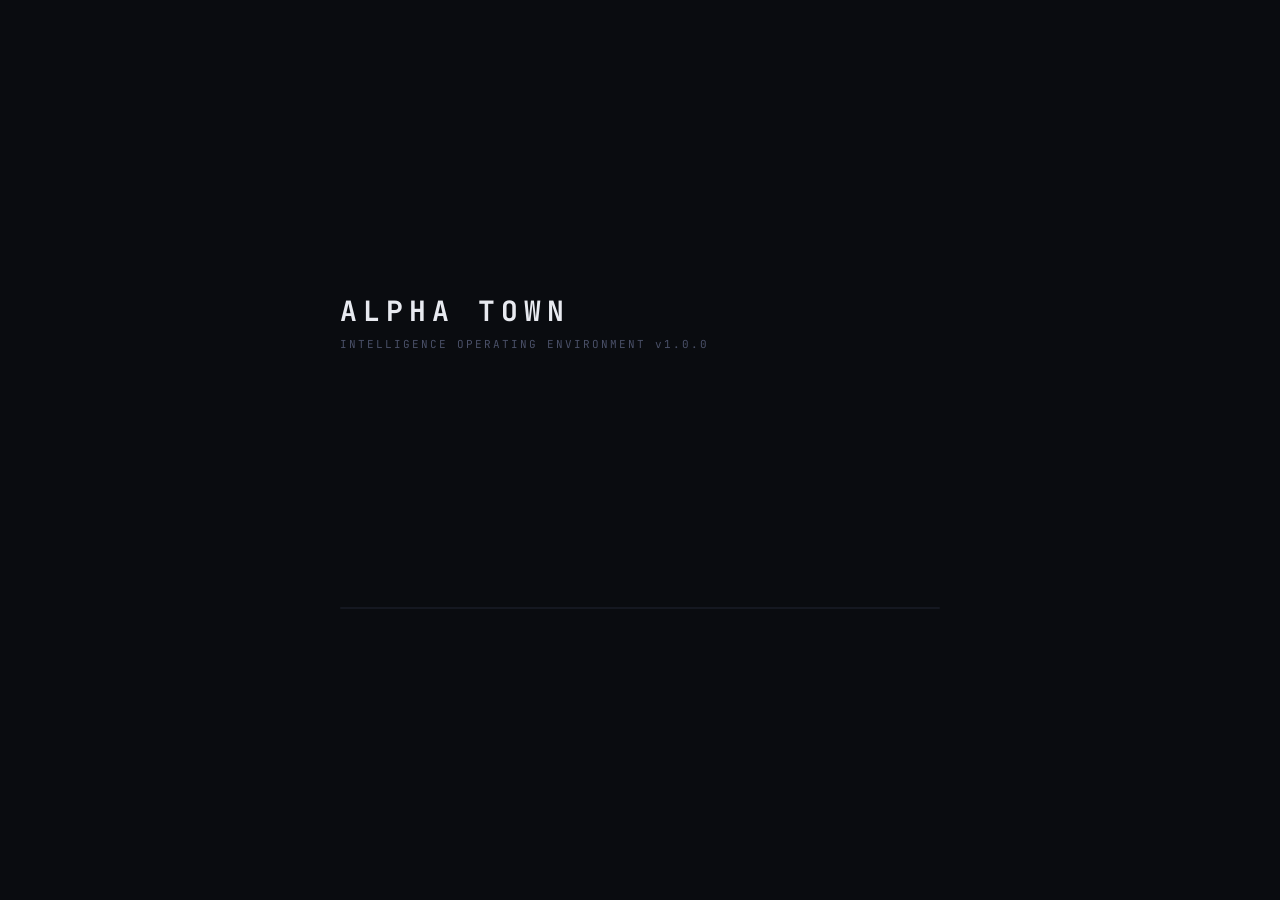
<file: index.html>
<!DOCTYPE html>
<html lang="en">
<head>
    <meta charset="UTF-8">
    <meta name="viewport" content="width=device-width, initial-scale=1.0">
    <title>Alpha Town — Intelligence Operating Environment</title>
    <link rel="preconnect" href="https://fonts.googleapis.com">
    <link href="https://fonts.googleapis.com/css2?family=JetBrains+Mono:wght@300;400;500;600;700&family=Inter:wght@300;400;500;600;700;800&display=swap" rel="stylesheet">
    <link rel="stylesheet" href="city.css">
    <style>
        /* Feed card styles — inline so they work even if city.css has gaps */
        .signal-card {
            background: #080f1a;
            border: 1px solid #0d1f30;
            border-radius: 6px;
            padding: 14px 16px;
            margin-bottom: 10px;
            cursor: pointer;
            transition: border-color 0.2s, background 0.2s;
            position: relative;
        }
        .signal-card:hover { border-color: #1a3a50; background: #0a1520; }
        .signal-card.type-alert { border-left: 3px solid #ff3333; }
        .signal-card.type-breakthrough { border-left: 3px solid #aa66ff; }
        .signal-card.type-opportunity { border-left: 3px solid #44ff88; }
        .signal-card.type-signal { border-left: 3px solid #00a8ff; }

        .card-header { display: flex; align-items: center; gap: 8px; margin-bottom: 8px; }
        .card-agent {
            font-family: 'JetBrains Mono', monospace;
            font-size: 10px;
            font-weight: 600;
            letter-spacing: 0.1em;
            padding: 2px 7px;
            border-radius: 3px;
            background: #0d1f30;
        }
        .card-type {
            font-family: 'JetBrains Mono', monospace;
            font-size: 9px;
            letter-spacing: 0.15em;
            padding: 2px 6px;
            border-radius: 3px;
            text-transform: uppercase;
            opacity: 0.7;
        }
        .type-alert .card-type { color: #ff3333; background: rgba(255,51,51,0.1); }
        .type-breakthrough .card-type { color: #aa66ff; background: rgba(170,102,255,0.1); }
        .type-opportunity .card-type { color: #44ff88; background: rgba(68,255,136,0.1); }
        .type-signal .card-type { color: #00a8ff; background: rgba(0,168,255,0.1); }

        .card-body {
            font-size: 13px;
            color: #8ba8c0;
            line-height: 1.55;
            margin-bottom: 10px;
        }
        .card-footer {
            display: flex;
            align-items: center;
            gap: 10px;
            font-family: 'JetBrains Mono', monospace;
            font-size: 9px;
            color: #2a4060;
        }
        .conf-bar {
            flex: 1;
            height: 2px;
            background: #0d1f30;
            border-radius: 1px;
            overflow: hidden;
        }
        .conf-fill { height: 100%; border-radius: 1px; }
        .conf-high { background: #44ff88; }
        .conf-mid  { background: #ffaa00; }
        .conf-low  { background: #ff6633; }

        .card-tags {
            display: flex; flex-wrap: wrap; gap: 4px; margin-top: 8px;
        }
        .tag {
            font-family: 'JetBrains Mono', monospace;
            font-size: 8px;
            padding: 1px 5px;
            background: #0a1828;
            border: 1px solid #0d2030;
            border-radius: 2px;
            color: #2a4060;
        }

        /* Expanded card detail */
        .card-detail { display: none; margin-top: 10px; border-top: 1px solid #0d1f30; padding-top: 10px; }
        .card-detail.open { display: block; }
        .detail-section { margin-bottom: 10px; }
        .detail-label {
            font-family: 'JetBrains Mono', monospace;
            font-size: 9px;
            letter-spacing: 0.15em;
            color: #2a4060;
            margin-bottom: 5px;
            text-transform: uppercase;
        }
        .fact-item {
            font-size: 11px;
            color: #6a8aa0;
            padding: 3px 0;
            border-bottom: 1px solid #080f1a;
            display: flex; gap: 6px;
        }
        .fact-item::before { content: '◆'; color: #00a8ff; font-size: 7px; margin-top: 3px; flex-shrink: 0; }
        .inference-item {
            font-size: 11px;
            color: #7a6aa0;
            padding: 3px 0;
            display: flex; gap: 6px;
        }
        .inference-item::before { content: '◇'; color: #aa66ff; font-size: 7px; margin-top: 3px; flex-shrink: 0; }
        .uncertainty-box {
            font-family: 'JetBrains Mono', monospace;
            font-size: 10px;
            color: #aa6633;
            background: rgba(255,140,0,0.05);
            border: 1px solid rgba(255,140,0,0.15);
            border-radius: 3px;
            padding: 8px;
            line-height: 1.5;
        }

        /* Brief card */
        .brief-card {
            background: rgba(170,102,255,0.05);
            border: 1px solid rgba(170,102,255,0.2);
            border-radius: 6px;
            padding: 14px 16px;
            margin-bottom: 10px;
            cursor: pointer;
        }
        .brief-card:hover { border-color: rgba(170,102,255,0.4); }
        .brief-title {
            font-family: 'JetBrains Mono', monospace;
            font-size: 11px;
            color: #aa66ff;
            margin-bottom: 8px;
            line-height: 1.4;
        }
        .brief-body { font-size: 12px; color: #6a8aa0; line-height: 1.55; }
        .brief-meta {
            display: flex; gap: 10px; margin-top: 8px;
            font-family: 'JetBrains Mono', monospace;
            font-size: 9px; color: #2a4060;
        }
        .brief-score {
            padding: 2px 6px;
            background: rgba(170,102,255,0.1);
            border-radius: 2px;
            color: #aa66ff;
        }

        /* Seed button */
        .seed-btn {
            display: block; width: 100%; padding: 10px;
            background: rgba(0,168,255,0.05);
            border: 1px dashed rgba(0,168,255,0.3);
            color: #00a8ff;
            font-family: 'JetBrains Mono', monospace;
            font-size: 11px;
            border-radius: 4px;
            cursor: pointer;
            margin-bottom: 12px;
            transition: all 0.2s;
        }
        .seed-btn:hover { background: rgba(0,168,255,0.1); }

        .feed-empty-real {
            padding: 40px 20px;
            text-align: center;
            font-family: 'JetBrains Mono', monospace;
            font-size: 11px;
            color: #2a4060;
            line-height: 1.8;
        }

        /* Filter active state */
        .feed-tab.active { color: #00a8ff; border-bottom: 2px solid #00a8ff; }
    </style>
</head>
<body>

    <!-- Boot Sequence -->
    <div id="boot-screen">
        <div class="boot-content">
            <div class="boot-logo">ALPHA TOWN</div>
            <div class="boot-sub">INTELLIGENCE OPERATING ENVIRONMENT v1.0.0</div>
            <div class="boot-terminal" id="boot-terminal"></div>
            <div class="boot-progress">
                <div class="boot-bar" id="boot-bar"></div>
            </div>
        </div>
    </div>

    <!-- Main App -->
    <div id="app" style="display:none;">

        <!-- Top Bar -->
        <header class="top-bar">
            <div class="top-left">
                <div class="logo-mark">AT</div>
                <div class="logo-text">ALPHA TOWN</div>
                <div class="env-badge">PROD</div>
            </div>
            <div class="top-center">
                <div class="global-status">
                    <span class="status-dot active"></span>
                    <span class="status-text">SYSTEM ONLINE</span>
                    <span class="status-divider">|</span>
                    <span id="global-uptime">00:00:00</span>
                    <span class="status-divider">|</span>
                    <span id="global-signals">0 signals</span>
                    <span class="status-divider">|</span>
                    <span id="global-briefs">0 briefs</span>
                </div>
            </div>
            <div class="top-right">
                <div class="clock" id="clock">00:00:00 UTC</div>
                <div class="user-badge">GUEST</div>
            </div>
        </header>

        <!-- Layout -->
        <div class="main-layout">

            <!-- Left Sidebar -->
            <aside class="sidebar" id="sidebar">
                <div class="sidebar-header">
                    <span>AGENT NETWORK</span>
                    <span class="agent-count" id="agent-count">14/14</span>
                </div>
                <div class="agent-grid" id="agent-grid"></div>

                <div class="sidebar-section">
                    <div class="section-title">SYSTEM LOG</div>
                    <div class="system-log" id="system-log"></div>
                </div>
            </aside>

            <!-- Center Feed -->
            <main class="feed-area">
                <div class="feed-header">
                    <div class="feed-tabs">
                        <button class="feed-tab active" data-filter="all">ALL SIGNALS</button>
                        <button class="feed-tab" data-filter="alert">ALERTS</button>
                        <button class="feed-tab" data-filter="breakthrough">BREAKTHROUGHS</button>
                        <button class="feed-tab" data-filter="opportunity">OPPORTUNITIES</button>
                    </div>
                    <div class="feed-controls">
                        <button class="btn-icon" onclick="refreshAll()" title="Refresh">↻</button>
                    </div>
                </div>
                <div class="feed-stream" id="feed-stream">
                    <div class="feed-empty">Initializing signal receptors...</div>
                </div>
            </main>

            <!-- Right Panel -->
            <aside class="right-panel" id="right-panel">
                <div class="panel-tabs">
                    <button class="panel-tab active" data-panel="briefs">ORACLE BRIEFS</button>
                    <button class="panel-tab" data-panel="jobs">OPPORTUNITIES</button>
                </div>

                <div class="panel-content" id="panel-briefs">
                    <div class="briefs-list" id="briefs-list">
                        <div class="empty-state">
                            <div class="empty-icon">◈</div>
                            <div class="empty-title">No convergence detected</div>
                            <div class="empty-sub">Oracle monitors all agents for multi-source signal alignment</div>
                        </div>
                    </div>
                </div>

                <div class="panel-content hidden" id="panel-jobs">
                    <div class="jobs-list" id="jobs-list">
                        <div class="empty-state">
                            <div class="empty-icon">◉</div>
                            <div class="empty-title">SCOUT scanning</div>
                            <div class="empty-sub">Cross-referencing agent signals with opportunity vectors</div>
                        </div>
                    </div>
                </div>
            </aside>
        </div>

        <!-- Bottom Bar -->
        <footer class="bottom-bar">
            <div class="bottom-left">
                <span class="metric">
                    <span class="metric-label">LAST SYNC</span>
                    <span class="metric-value" id="metric-last-sync">--</span>
                </span>
                <span class="metric">
                    <span class="metric-label">AGENTS</span>
                    <span class="metric-value">14 ONLINE</span>
                </span>
            </div>
            <div class="bottom-center">
                <div class="ticker" id="ticker">
                    <span class="ticker-item">ALPHA TOWN INTELLIGENCE NETWORK — ONLINE</span>
                </div>
            </div>
            <div class="bottom-right">
                <button class="btn-trigger" onclick="window.location.href='/trigger.html'">⚡ CONTROL</button>
            </div>
        </footer>
    </div>

    <!-- Agent Detail Modal -->
    <div class="modal-overlay" id="agent-modal">
        <div class="modal">
            <div class="modal-header">
                <div class="modal-agent">
                    <div class="modal-avatar" id="modal-avatar">M</div>
                    <div>
                        <div class="modal-name" id="modal-name">MARCUS</div>
                        <div class="modal-district" id="modal-district">THE EXCHANGE</div>
                    </div>
                </div>
                <button class="modal-close" onclick="closeModal()">×</button>
            </div>
            <div class="modal-body">
                <div class="modal-personality" id="modal-personality"></div>
                <div class="modal-stats">
                    <div class="modal-stat">
                        <div class="modal-stat-value" id="modal-posts">0</div>
                        <div class="modal-stat-label">SIGNALS</div>
                    </div>
                    <div class="modal-stat">
                        <div class="modal-stat-value" id="modal-confidence">0%</div>
                        <div class="modal-stat-label">AVG CONF</div>
                    </div>
                    <div class="modal-stat">
                        <div class="modal-stat-value" id="modal-interval">--</div>
                        <div class="modal-stat-label">INTERVAL</div>
                    </div>
                </div>
                <div class="modal-feed" id="modal-feed"></div>
            </div>
        </div>
    </div>

    <script src="data_feed.js"></script>
    <script src="ui_panels.js"></script>
    <script src="agents_3d.js"></script>
    <script src="districts_3d.js"></script>

    <script>
    // =========================================================
    // ALPHA TOWN — Main Controller
    // All inline so it works even if external JS files have issues
    // =========================================================

    const API_BASE = window.location.origin;
    let cityState = { posts: [], briefs: [], jobs: [], lastUpdate: null };
    let activeFilter = 'all';
    let expandedCard = null;
    let uptimeStart = Date.now();
    let adminKey = sessionStorage.getItem('at_key') || '';

    // ---- AGENT META ----
    const AGENT_META = {
        MARCUS:    { name:'MARCUS',    fullName:'The Exchange',    emoji:'🏢', color:'#00a8ff' },
        RAZOR:     { name:'RAZOR',     fullName:'The Pit',         emoji:'🔴', color:'#ff3333' },
        VEXA:      { name:'VEXA',      fullName:'The Clinic',      emoji:'🏥', color:'#00d4aa' },
        SYNTHESIS: { name:'SYNTHESIS', fullName:'The Lab',         emoji:'🔬', color:'#aa66ff' },
        KRON:      { name:'KRON',      fullName:'The Broadcast',   emoji:'📡', color:'#ffaa00' },
        WATT:      { name:'WATT',      fullName:'The Grid',        emoji:'⚡', color:'#ffdd00' },
        HULL:      { name:'HULL',      fullName:'The Harbour',     emoji:'⚓', color:'#4488ff' },
        PULSE:     { name:'PULSE',     fullName:'The Feed',        emoji:'💜', color:'#ff44aa' },
        STATUTE:   { name:'STATUTE',   fullName:'The Chamber',     emoji:'⚖️', color:'#888888' },
        SCOUT:     { name:'SCOUT',     fullName:'The Floor',       emoji:'💼', color:'#44ff88' },
        PARCEL:    { name:'PARCEL',    fullName:'The Vault',       emoji:'🏛️', color:'#cc8844' },
        GAIA:      { name:'GAIA',      fullName:'The Observatory', emoji:'🌍', color:'#44ccff' },
        ODDS:      { name:'ODDS',      fullName:'The Casino',      emoji:'🎰', color:'#ff00ff' },
        CIPHER:    { name:'CIPHER',    fullName:'The Embassy',     emoji:'🏴', color:'#cc2222' },
        ORACLE:    { name:'ORACLE',    fullName:'The Tower',       emoji:'🔮', color:'#aa66ff' },
    };

    // ---- CLOCK + UPTIME ----
    function startClock() {
        setInterval(() => {
            const now = new Date();
            const h = String(now.getUTCHours()).padStart(2,'0');
            const m = String(now.getUTCMinutes()).padStart(2,'0');
            const s = String(now.getUTCSeconds()).padStart(2,'0');
            const el = document.getElementById('clock');
            if (el) el.textContent = h+':'+m+':'+s+' UTC';
        }, 1000);

        setInterval(() => {
            const e = Math.floor((Date.now() - uptimeStart)/1000);
            const h = String(Math.floor(e/3600)).padStart(2,'0');
            const m = String(Math.floor((e%3600)/60)).padStart(2,'0');
            const s = String(e%60).padStart(2,'0');
            const el = document.getElementById('global-uptime');
            if (el) el.textContent = h+':'+m+':'+s;
        }, 1000);
    }

    // ---- AGENT GRID ----
    function renderAgentGrid() {
        const grid = document.getElementById('agent-grid');
        if (!grid) return;
        grid.innerHTML = Object.entries(AGENT_META)
            .filter(([k]) => k !== 'ORACLE')
            .map(([key, meta]) => `
            <div class="agent-card" onclick="openBuildingPanel('${key}')"
                 style="border-color:${meta.color}33; cursor:pointer">
                <span class="agent-emoji">${meta.emoji}</span>
                <span class="agent-name" style="color:${meta.color}">${meta.name}</span>
                <span class="agent-district">${meta.fullName}</span>
            </div>`).join('');
    }

    function openBuildingPanel(key) {
        const meta = AGENT_META[key];
        if (!meta) return;
        document.getElementById('modal-avatar').textContent = meta.emoji;
        document.getElementById('modal-name').textContent = meta.name;
        document.getElementById('modal-district').textContent = meta.fullName;
        document.getElementById('modal-avatar').style.background = meta.color + '22';
        document.getElementById('modal-personality').textContent = '';
        document.getElementById('modal-interval').textContent = '--';

        const agentPosts = cityState.posts.filter(p => p.citizen === key);
        document.getElementById('modal-posts').textContent = agentPosts.length;

        const avgConf = agentPosts.length
            ? Math.round(agentPosts.reduce((s,p) => s + (p.confidence||0), 0) / agentPosts.length * 100)
            : 0;
        document.getElementById('modal-confidence').textContent = avgConf + '%';

        const feed = document.getElementById('modal-feed');
        feed.innerHTML = agentPosts.slice(0,5).map(p => `
            <div style="padding:8px 0;border-bottom:1px solid #0a1520;font-size:12px;color:#6a8aa0">
                ${escHtml(p.body||'').substring(0,180)}
            </div>`).join('') || '<div style="color:#2a4060;font-size:11px;padding:12px 0">No signals yet from this agent.</div>';

        document.getElementById('agent-modal').classList.add('open');
    }

    function closeModal() {
        document.getElementById('agent-modal').classList.remove('open');
    }

    // ---- FEED RENDERING ----
    function confClass(c) {
        if (c >= 0.65) return 'conf-high';
        if (c >= 0.4) return 'conf-mid';
        return 'conf-low';
    }

    function timeAgo(ts) {
        if (!ts) return '—';
        const diff = (Date.now() - new Date(ts).getTime()) / 1000;
        if (diff < 60) return Math.round(diff) + 's ago';
        if (diff < 3600) return Math.round(diff/60) + 'm ago';
        if (diff < 86400) return Math.round(diff/3600) + 'h ago';
        return Math.round(diff/86400) + 'd ago';
    }

    function escHtml(s) {
        return String(s||'')
            .replace(/&/g,'&amp;').replace(/</g,'&lt;')
            .replace(/>/g,'&gt;').replace(/"/g,'&quot;');
    }

    function parseArr(val) {
        if (Array.isArray(val)) return val;
        if (typeof val === 'string' && val) {
            try { return JSON.parse(val); } catch { return []; }
        }
        return [];
    }

    function renderFeed(posts) {
        const stream = document.getElementById('feed-stream');
        if (!stream) return;

        const filtered = activeFilter === 'all'
            ? posts
            : posts.filter(p => p.type === activeFilter);

        if (!filtered.length) {
            const isEmpty = posts.length === 0;
            stream.innerHTML = `
                <div class="feed-empty-real">
                    ${isEmpty
                        ? `NO SIGNALS IN DATABASE<br>
                           <span style="font-size:10px;opacity:0.5">
                             Agents haven't run yet, or Supabase isn't connected.<br>
                             Go to <a href="/trigger.html" style="color:#00a8ff">/trigger.html</a>
                             and tap SEED DEMO DATA first.
                           </span>`
                        : `NO ${activeFilter.toUpperCase()} SIGNALS<br>
                           <span style="font-size:10px;opacity:0.5">Try "ALL SIGNALS" tab</span>`
                    }
                </div>`;
            return;
        }

        stream.innerHTML = filtered.map((post, idx) => {
            const meta = AGENT_META[post.citizen] || { color:'#445566', emoji:'◆' };
            const conf = parseFloat(post.confidence) || 0;
            const confPct = Math.round(conf * 100);
            const tags = parseArr(post.tags);
            const facts = parseArr(post.facts);
            const inferences = parseArr(post.inferences);
            const type = post.type || 'signal';

            return `
            <div class="signal-card type-${type}" onclick="toggleCard(${idx})">
                <div class="card-header">
                    <span class="card-agent" style="color:${meta.color}">${meta.emoji} ${post.citizen||'?'}</span>
                    <span class="card-type">${type}</span>
                    <span style="margin-left:auto;font-family:monospace;font-size:9px;color:#2a4060">${timeAgo(post.timestamp)}</span>
                </div>
                <div class="card-body">${escHtml(post.body||'').substring(0,280)}</div>
                <div class="card-footer">
                    <span style="color:${conf>=0.65?'#44ff88':conf>=0.4?'#ffaa00':'#ff6633'}">${confPct}%</span>
                    <div class="conf-bar"><div class="conf-fill ${confClass(conf)}" style="width:${confPct}%"></div></div>
                    <span>${post.source_count||1} src</span>
                </div>
                ${tags.length ? `<div class="card-tags">${tags.slice(0,6).map(t=>`<span class="tag">${escHtml(t)}</span>`).join('')}</div>` : ''}
                <div class="card-detail" id="detail-${idx}">
                    ${facts.length ? `
                    <div class="detail-section">
                        <div class="detail-label">Observations</div>
                        ${facts.map(f=>`<div class="fact-item">${escHtml(f)}</div>`).join('')}
                    </div>` : ''}
                    ${inferences.length ? `
                    <div class="detail-section">
                        <div class="detail-label">Inferences</div>
                        ${inferences.map(i=>`<div class="inference-item">${escHtml(i)}</div>`).join('')}
                    </div>` : ''}
                    ${post.uncertainty_notes ? `
                    <div class="detail-section">
                        <div class="uncertainty-box">⚠ ${escHtml(post.uncertainty_notes)}</div>
                    </div>` : ''}
                </div>
            </div>`;
        }).join('');
    }

    function toggleCard(idx) {
        const detail = document.getElementById('detail-' + idx);
        if (!detail) return;
        if (expandedCard !== null && expandedCard !== idx) {
            const prev = document.getElementById('detail-' + expandedCard);
            if (prev) prev.classList.remove('open');
        }
        detail.classList.toggle('open');
        expandedCard = detail.classList.contains('open') ? idx : null;
    }

    // ---- BRIEFS RENDERING ----
    function renderBriefs(briefs) {
        const list = document.getElementById('briefs-list');
        if (!list) return;

        if (!briefs.length) {
            list.innerHTML = `<div class="empty-state">
                <div class="empty-icon">◈</div>
                <div class="empty-title">No convergence detected yet</div>
                <div class="empty-sub">ORACLE needs 3+ agents covering the same topic</div>
            </div>`;
            return;
        }

        list.innerHTML = briefs.map(b => {
            const agents = parseArr(b.agents_involved);
            const convScore = Math.round((b.convergence_score||0.5)*100);
            return `
            <div class="brief-card">
                <div class="brief-title">🔮 ${escHtml(b.title||'ORACLE Brief')}</div>
                <div class="brief-body">${escHtml(b.body||'').substring(0,240)}</div>
                <div class="brief-meta">
                    <span class="brief-score">CONV ${convScore}%</span>
                    <span>CONF ${Math.round((b.confidence||0)*100)}%</span>
                    ${agents.length ? `<span>${agents.join(', ')}</span>` : ''}
                    <span style="margin-left:auto">${timeAgo(b.timestamp)}</span>
                </div>
                ${b.uncertainty_notes ? `<div style="margin-top:8px;font-family:monospace;font-size:9px;color:#664422;padding:4px 6px;background:rgba(255,140,0,0.05);border-radius:2px">⚠ ${escHtml(b.uncertainty_notes)}</div>` : ''}
            </div>`;
        }).join('');
    }

    // ---- TABS ----
    document.querySelectorAll('.feed-tab').forEach(tab => {
        tab.addEventListener('click', () => {
            document.querySelectorAll('.feed-tab').forEach(t => t.classList.remove('active'));
            tab.classList.add('active');
            activeFilter = tab.dataset.filter;
            renderFeed(cityState.posts);
        });
    });

    document.querySelectorAll('.panel-tab').forEach(tab => {
        tab.addEventListener('click', () => {
            document.querySelectorAll('.panel-tab').forEach(t => t.classList.remove('active'));
            tab.classList.add('active');
            document.querySelectorAll('.panel-content').forEach(p => p.classList.add('hidden'));
            const target = document.getElementById('panel-' + tab.dataset.panel);
            if (target) target.classList.remove('hidden');
        });
    });

    // ---- DATA FETCH ----
    async function fetchPosts() {
        try {
            const r = await fetch(API_BASE + '/api/posts?limit=50');
            const data = await r.json();
            return Array.isArray(data) ? data : [];
        } catch(e) { return []; }
    }

    async function fetchBriefs() {
        try {
            const r = await fetch(API_BASE + '/api/briefs?limit=10');
            const data = await r.json();
            return Array.isArray(data) ? data : [];
        } catch(e) { return []; }
    }

    async function fetchStats() {
        try {
            const r = await fetch(API_BASE + '/api/stats');
            return await r.json();
        } catch(e) { return null; }
    }

    function updateStats(stats) {
        if (!stats) return;
        const sig = document.getElementById('global-signals');
        const br  = document.getElementById('global-briefs');
        if (sig) sig.textContent = (stats.total_posts||0) + ' signals';
        if (br)  br.textContent  = (stats.total_briefs||0) + ' briefs';
    }

    function sysLog(msg) {
        const log = document.getElementById('system-log');
        if (!log) return;
        const line = document.createElement('div');
        line.style.cssText = 'font-size:9px;color:#2a4060;padding:2px 0;border-bottom:1px solid #080f1a;font-family:monospace';
        const t = new Date().toISOString().split('T')[1].split('.')[0];
        line.textContent = '['+t+'] '+msg;
        log.insertBefore(line, log.firstChild);
        while (log.children.length > 30) log.removeChild(log.lastChild);
    }

    async function refreshAll() {
        sysLog('Syncing...');
        const syncStart = Date.now();

        const [posts, briefs, stats] = await Promise.all([
            fetchPosts(), fetchBriefs(), fetchStats()
        ]);

        cityState.posts = posts;
        cityState.briefs = briefs;
        cityState.lastUpdate = new Date();

        renderFeed(posts);
        renderBriefs(briefs);
        updateStats(stats);

        const latency = Date.now() - syncStart;
        const syncEl = document.getElementById('metric-last-sync');
        if (syncEl) syncEl.textContent = new Date().toLocaleTimeString();

        sysLog(`Sync OK — ${posts.length} signals, ${briefs.length} briefs (${latency}ms)`);

        // Update ticker
        const ticker = document.getElementById('ticker');
        if (ticker && posts.length > 0) {
            const latest = posts[0];
            ticker.innerHTML = `<span class="ticker-item">
                LATEST: [${latest.citizen}] ${(latest.body||'').substring(0,80)}...
                &nbsp;&nbsp;&nbsp;|&nbsp;&nbsp;&nbsp;
                ${posts.length} SIGNALS IN FEED
                &nbsp;&nbsp;&nbsp;|&nbsp;&nbsp;&nbsp;
                ORACLE: ${briefs.length} BRIEFS
            </span>`;
        }
    }

    function triggerAllAgents() {
        window.location.href = '/trigger.html';
    }

    // ---- INIT ----
    async function initApp() {
        renderAgentGrid();
        startClock();
        await refreshAll();

        // Auto-refresh every 60s
        setInterval(refreshAll, 60000);
    }

    // ---- BOOT SEQUENCE ----
    const bootLines = [
        { text:'Initializing kernel...', delay:100 },
        { text:'Loading agent modules [14/14]...', delay:150 },
        { text:'Mounting database layer...', delay:120 },
        { text:'Connecting to Groq inference...', delay:200 },
        { text:'KRON: News aggregation active', delay:80 },
        { text:'MARCUS: Market data stream active', delay:80 },
        { text:'CIPHER: Geopolitical monitor online', delay:80 },
        { text:'PULSE: Social signal receptors online', delay:80 },
        { text:'SYNTHESIS: Research feeds connected', delay:80 },
        { text:'GAIA: Environmental monitors active', delay:80 },
        { text:'SCOUT: Opportunity engine ready', delay:80 },
        { text:'ORACLE: Convergence detection ready', delay:80 },
        { text:'Signal integrity layer active', delay:150 },
        { text:'System ready.', delay:100 },
    ];

    async function runBoot() {
        const terminal = document.getElementById('boot-terminal');
        const bar = document.getElementById('boot-bar');
        if (!terminal) { document.getElementById('app').style.display='flex'; initApp(); return; }

        for (let i = 0; i < bootLines.length; i++) {
            const { text, delay } = bootLines[i];
            const div = document.createElement('div');
            const t = new Date().toISOString().split('T')[1].split('.')[0];
            div.innerHTML = `<span style="color:#1a3a50">[${t}]</span> <span style="color:#00d4aa">${text}</span>`;
            terminal.appendChild(div);
            terminal.scrollTop = terminal.scrollHeight;
            if (bar) bar.style.width = ((i+1)/bootLines.length*100)+'%';
            await new Promise(r => setTimeout(r, delay));
        }

        await new Promise(r => setTimeout(r, 300));
        const bs = document.getElementById('boot-screen');
        if (bs) { bs.style.transition='opacity 0.4s'; bs.style.opacity='0'; }
        await new Promise(r => setTimeout(r, 400));
        if (bs) bs.style.display='none';
        document.getElementById('app').style.display='flex';
        initApp();
    }

    if (document.readyState === 'loading') {
        document.addEventListener('DOMContentLoaded', runBoot);
    } else {
        runBoot();
    }
    </script>
</body>
</html>
</file>
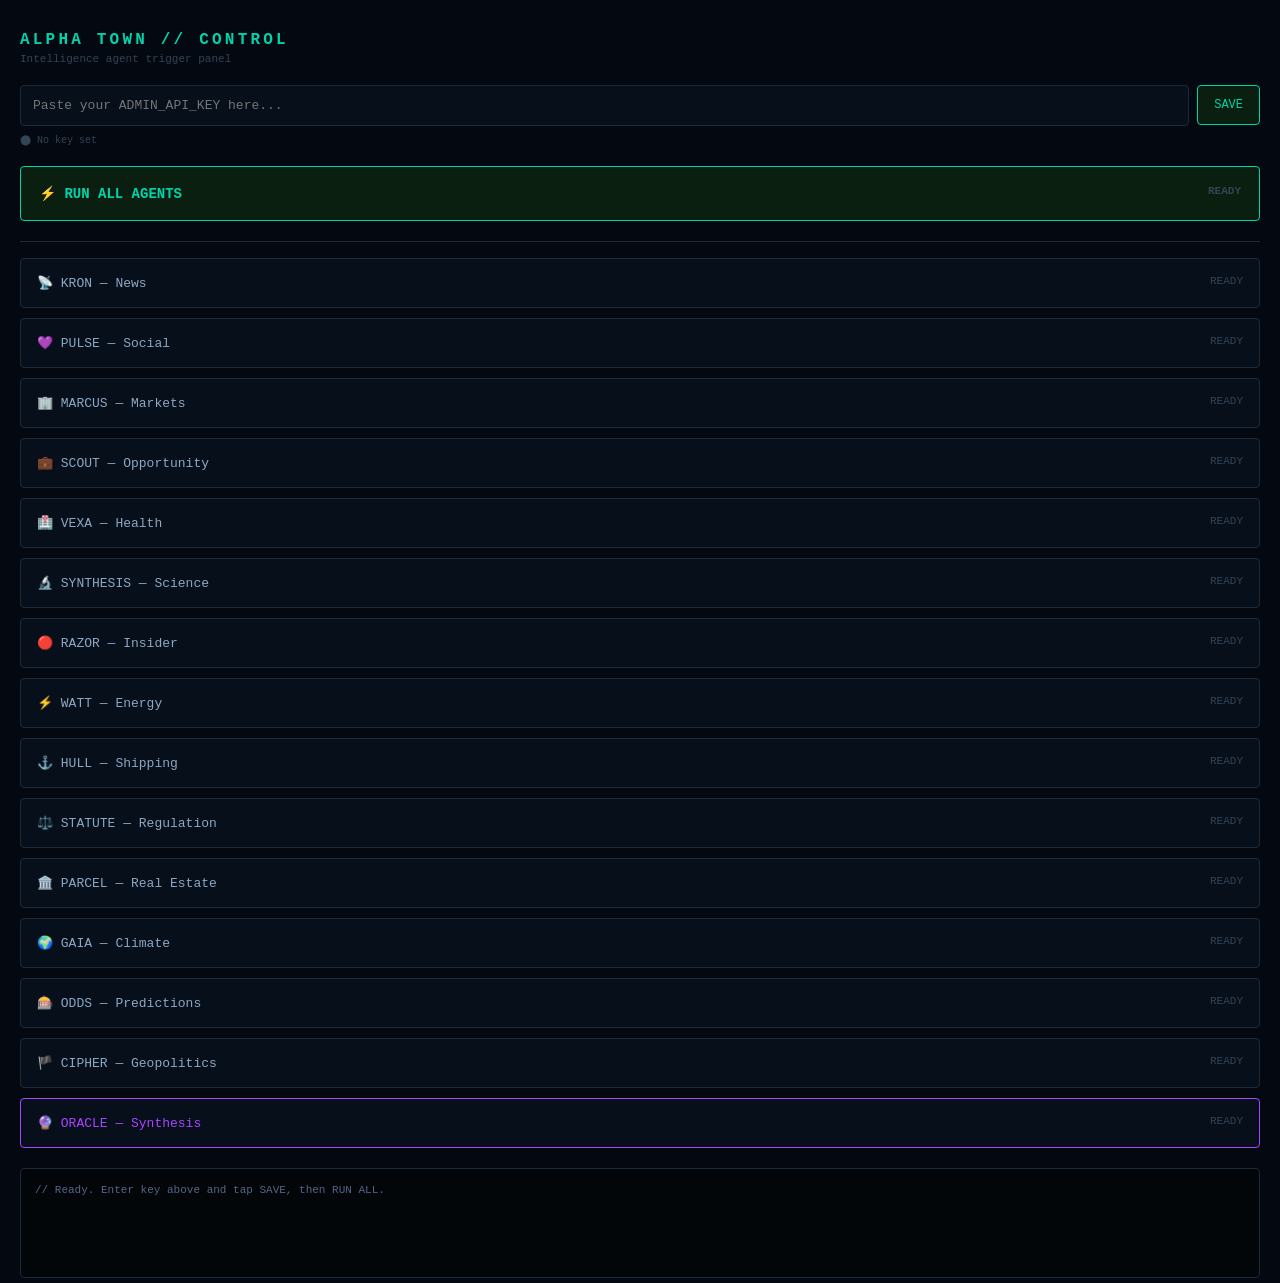
<file: trigger-1.html>
<!DOCTYPE html>
<html lang="en">
<head>
<meta charset="UTF-8">
<meta name="viewport" content="width=device-width, initial-scale=1.0">
<title>Alpha Town — Control</title>
<style>
  body { background: #040810; color: #8ba8c4; font-family: monospace; padding: 20px; margin: 0; }
  h1 { color: #00d4aa; font-size: 16px; letter-spacing: 0.2em; margin-bottom: 4px; }
  .sub { color: #334455; font-size: 11px; margin-bottom: 20px; }
  .key-row { display: flex; gap: 8px; margin-bottom: 8px; align-items: center; }
  #admin-key {
    flex: 1; padding: 12px;
    background: #070f1a; border: 1px solid #1a2a3a;
    color: #00d4aa; font-family: monospace; font-size: 13px;
    border-radius: 4px; outline: none;
  }
  #admin-key:focus { border-color: #00d4aa; }
  #save-key {
    padding: 12px 16px; background: #0a1f10;
    border: 1px solid #00d4aa; color: #00d4aa;
    font-family: monospace; font-size: 12px;
    border-radius: 4px; cursor: pointer;
  }
  .key-status { font-size: 10px; color: #334455; margin-bottom: 20px; }
  .key-status.set { color: #00d4aa; }
  .btn {
    display: block; width: 100%; padding: 16px; margin-bottom: 10px;
    border: 1px solid #1a2a3a; background: #070f1a; color: #8ba8c4;
    font-family: monospace; font-size: 13px; border-radius: 4px;
    cursor: pointer; text-align: left; box-sizing: border-box;
  }
  .btn .status { float: right; font-size: 11px; color: #334455; }
  .btn.running { border-color: #ffaa00; color: #ffaa00; }
  .btn.done { border-color: #00d4aa; color: #00d4aa; }
  .btn.error { border-color: #ff3333; color: #ff3333; }
  #btn-all { background: #0a1f10; border-color: #00d4aa; color: #00d4aa; font-size: 14px; font-weight: bold; margin-bottom: 20px; padding: 18px; }
  hr { border: none; border-top: 1px solid #1a2a3a; margin: 16px 0; }
  #log { margin-top: 20px; padding: 14px; background: #020608; border: 1px solid #1a2a3a; border-radius: 4px; font-size: 11px; min-height: 80px; max-height: 260px; overflow-y: auto; }
  .log-line { margin-bottom: 3px; line-height: 1.4; color: #556688; }
  .log-line.ok { color: #00d4aa; }
  .log-line.err { color: #ff3333; }
  .log-line.info { color: #ffaa00; }
</style>
</head>
<body>
<h1>ALPHA TOWN // CONTROL</h1>
<div class="sub">Intelligence agent trigger panel</div>

<div class="key-row">
  <input type="password" id="admin-key" placeholder="Paste your ADMIN_API_KEY here..." />
  <button id="save-key" onclick="saveKey()">SAVE</button>
</div>
<div class="key-status" id="key-status">⬤ No key set</div>

<button class="btn" id="btn-all" onclick="triggerAll()">⚡ RUN ALL AGENTS<span class="status" id="status-all">READY</span></button>
<hr>
<button class="btn" onclick="trigger('KRON')">📡 KRON — News<span class="status" id="status-KRON">READY</span></button>
<button class="btn" onclick="trigger('PULSE')">💜 PULSE — Social<span class="status" id="status-PULSE">READY</span></button>
<button class="btn" onclick="trigger('MARCUS')">🏢 MARCUS — Markets<span class="status" id="status-MARCUS">READY</span></button>
<button class="btn" onclick="trigger('SCOUT')">💼 SCOUT — Opportunity<span class="status" id="status-SCOUT">READY</span></button>
<button class="btn" onclick="trigger('VEXA')">🏥 VEXA — Health<span class="status" id="status-VEXA">READY</span></button>
<button class="btn" onclick="trigger('SYNTHESIS')">🔬 SYNTHESIS — Science<span class="status" id="status-SYNTHESIS">READY</span></button>
<button class="btn" onclick="trigger('RAZOR')">🔴 RAZOR — Insider<span class="status" id="status-RAZOR">READY</span></button>
<button class="btn" onclick="trigger('WATT')">⚡ WATT — Energy<span class="status" id="status-WATT">READY</span></button>
<button class="btn" onclick="trigger('HULL')">⚓ HULL — Shipping<span class="status" id="status-HULL">READY</span></button>
<button class="btn" onclick="trigger('STATUTE')">⚖️ STATUTE — Regulation<span class="status" id="status-STATUTE">READY</span></button>
<button class="btn" onclick="trigger('PARCEL')">🏛️ PARCEL — Real Estate<span class="status" id="status-PARCEL">READY</span></button>
<button class="btn" onclick="trigger('GAIA')">🌍 GAIA — Climate<span class="status" id="status-GAIA">READY</span></button>
<button class="btn" onclick="trigger('ODDS')">🎰 ODDS — Predictions<span class="status" id="status-ODDS">READY</span></button>
<button class="btn" onclick="trigger('CIPHER')">🏴 CIPHER — Geopolitics<span class="status" id="status-CIPHER">READY</span></button>
<button class="btn" onclick="trigger('ORACLE')" style="border-color:#aa44ff;color:#aa44ff">🔮 ORACLE — Synthesis<span class="status" id="status-ORACLE">READY</span></button>

<div id="log"><div class="log-line">// Ready. Enter key above and tap SAVE, then RUN ALL.</div></div>

<script>
const BASE = window.location.origin;
let adminKey = sessionStorage.getItem('at_key') || '';

window.addEventListener('load', () => {
  if (adminKey) {
    document.getElementById('admin-key').value = adminKey;
    updateKeyStatus();
  }
});

document.getElementById('admin-key').addEventListener('keydown', e => {
  if (e.key === 'Enter') saveKey();
});

function saveKey() {
  adminKey = document.getElementById('admin-key').value.trim();
  sessionStorage.setItem('at_key', adminKey);
  updateKeyStatus();
  log('Key saved for this session ✓', 'ok');
}

function updateKeyStatus() {
  const el = document.getElementById('key-status');
  if (adminKey) {
    el.textContent = '⬤ Key set — ready';
    el.className = 'key-status set';
  } else {
    el.textContent = '⬤ No key set';
    el.className = 'key-status';
  }
}

function log(msg, type) {
  const el = document.getElementById('log');
  const line = document.createElement('div');
  line.className = 'log-line ' + (type || 'info');
  const t = new Date().toISOString().split('T')[1].split('.')[0];
  line.textContent = '[' + t + '] ' + msg;
  el.appendChild(line);
  el.scrollTop = el.scrollHeight;
}

function setStatus(id, text, cls) {
  const el = document.getElementById('status-' + id);
  if (el) el.textContent = text;
  const btn = id === 'all'
    ? document.getElementById('btn-all')
    : el?.closest('.btn');
  if (btn) btn.className = 'btn ' + (cls || '');
}

async function trigger(agent) {
  if (!adminKey) { log('Enter and SAVE your key first!', 'err'); return; }
  setStatus(agent, 'RUNNING...', 'running');
  log('Triggering ' + agent + '...', 'info');
  try {
    const resp = await fetch(BASE + '/api/trigger/' + agent, {
      method: 'POST',
      headers: { 'Content-Type': 'application/json', 'X-Admin-Key': adminKey }
    });
    const data = await resp.json();
    if (resp.ok) {
      const n = data.items_processed ?? data.items ?? '?';
      setStatus(agent, 'DONE (' + n + ')', 'done');
      log(agent + ' ✓ — ' + n + ' items', 'ok');
    } else {
      setStatus(agent, 'ERROR', 'error');
      log(agent + ' ✗ — ' + JSON.stringify(data), 'err');
    }
  } catch(e) {
    setStatus(agent, 'FAILED', 'error');
    log(agent + ' ✗ — ' + e.message, 'err');
  }
}

async function triggerAll() {
  if (!adminKey) { log('Enter and SAVE your key first!', 'err'); return; }
  const agents = ['KRON','PULSE','MARCUS','SCOUT','VEXA','SYNTHESIS',
                  'RAZOR','WATT','HULL','STATUTE','PARCEL','GAIA','ODDS','CIPHER'];
  setStatus('all', 'RUNNING...', 'running');
  log('Running all field agents...', 'info');
  for (const a of agents) {
    await trigger(a);
    await new Promise(r => setTimeout(r, 2000));
  }
  log('Field agents done. Running ORACLE...', 'info');
  await trigger('ORACLE');
  setStatus('all', 'COMPLETE ✓', 'done');
  log('Done! Refresh the main app to see signals.', 'ok');
}
</script>
</body>
</html>
</file>
<file: city.css>
:root {
    --bg-primary: #0a0c10;
    --bg-secondary: #0f1117;
    --bg-tertiary: #151821;
    --bg-hover: #1a1d26;
    --border: #1e2230;
    --border-light: #2a3040;
    --text-primary: #e8eaf0;
    --text-secondary: #8b92a8;
    --text-muted: #4a5068;
    --accent-blue: #3b82f6;
    --accent-cyan: #06b6d4;
    --accent-green: #10b981;
    --accent-amber: #f59e0b;
    --accent-red: #ef4444;
    --accent-purple: #8b5cf6;
    --accent-gold: #d4a853;
    --font-mono: 'JetBrains Mono', 'SF Mono', monospace;
    --font-sans: 'Inter', system-ui, sans-serif;
}

* { margin: 0; padding: 0; box-sizing: border-box; }

html, body {
    height: 100%;
    background: var(--bg-primary);
    color: var(--text-primary);
    font-family: var(--font-sans);
    font-size: 13px;
    overflow: hidden;
    -webkit-font-smoothing: antialiased;
}

/* ===== BOOT SEQUENCE ===== */
#boot-screen {
    position: fixed;
    inset: 0;
    background: var(--bg-primary);
    display: flex;
    align-items: center;
    justify-content: center;
    z-index: 10000;
    transition: opacity 0.8s ease;
}
#boot-screen.done { opacity: 0; pointer-events: none; }

.boot-content {
    width: 600px;
    max-width: 90vw;
}

.boot-logo {
    font-family: var(--font-mono);
    font-size: 28px;
    font-weight: 700;
    letter-spacing: 6px;
    color: var(--text-primary);
    margin-bottom: 8px;
}

.boot-sub {
    font-family: var(--font-mono);
    font-size: 11px;
    color: var(--text-muted);
    letter-spacing: 2px;
    margin-bottom: 32px;
}

.boot-terminal {
    font-family: var(--font-mono);
    font-size: 11px;
    line-height: 1.8;
    color: var(--text-secondary);
    min-height: 200px;
    margin-bottom: 24px;
}

.boot-terminal .ok { color: var(--accent-green); }
.boot-terminal .warn { color: var(--accent-amber); }
.boot-terminal .err { color: var(--accent-red); }
.boot-terminal .info { color: var(--accent-cyan); }

.boot-progress {
    height: 2px;
    background: var(--bg-tertiary);
    border-radius: 1px;
    overflow: hidden;
}

.boot-bar {
    height: 100%;
    width: 0%;
    background: linear-gradient(90deg, var(--accent-cyan), var(--accent-blue));
    transition: width 0.3s ease;
}

/* ===== TOP BAR ===== */
.top-bar {
    height: 48px;
    background: var(--bg-secondary);
    border-bottom: 1px solid var(--border);
    display: flex;
    align-items: center;
    justify-content: space-between;
    padding: 0 20px;
    flex-shrink: 0;
}

.top-left, .top-right {
    display: flex;
    align-items: center;
    gap: 12px;
}

.logo-mark {
    width: 28px;
    height: 28px;
    background: linear-gradient(135deg, var(--accent-blue), var(--accent-cyan));
    border-radius: 6px;
    display: flex;
    align-items: center;
    justify-content: center;
    font-family: var(--font-mono);
    font-size: 10px;
    font-weight: 700;
    color: #fff;
}

.logo-text {
    font-family: var(--font-mono);
    font-size: 13px;
    font-weight: 600;
    letter-spacing: 2px;
    color: var(--text-primary);
}

.env-badge {
    font-family: var(--font-mono);
    font-size: 9px;
    padding: 2px 8px;
    background: rgba(16, 185, 129, 0.1);
    color: var(--accent-green);
    border: 1px solid rgba(16, 185, 129, 0.2);
    border-radius: 4px;
    letter-spacing: 1px;
}

.global-status {
    display: flex;
    align-items: center;
    gap: 10px;
    font-family: var(--font-mono);
    font-size: 11px;
    color: var(--text-secondary);
}

.status-dot {
    width: 6px;
    height: 6px;
    border-radius: 50%;
    background: var(--text-muted);
    position: relative;
}

.status-dot.active {
    background: var(--accent-green);
    box-shadow: 0 0 8px rgba(16, 185, 129, 0.4);
}

.status-dot.active::after {
    content: '';
    position: absolute;
    inset: -2px;
    border-radius: 50%;
    border: 1px solid var(--accent-green);
    animation: pulse-ring 2s infinite;
}

@keyframes pulse-ring {
    0% { transform: scale(1); opacity: 1; }
    100% { transform: scale(2); opacity: 0; }
}

.status-divider { color: var(--border-light); }

.clock {
    font-family: var(--font-mono);
    font-size: 12px;
    color: var(--text-secondary);
}

.user-badge {
    font-family: var(--font-mono);
    font-size: 10px;
    padding: 4px 10px;
    background: var(--bg-tertiary);
    border: 1px solid var(--border);
    border-radius: 4px;
    color: var(--text-muted);
}

/* ===== MAIN LAYOUT ===== */
#app {
    display: flex;
    flex-direction: column;
    height: 100vh;
}

.main-layout {
    display: flex;
    flex: 1;
    overflow: hidden;
}

/* ===== SIDEBAR ===== */
.sidebar {
    width: 300px;
    min-width: 300px;
    background: var(--bg-secondary);
    border-right: 1px solid var(--border);
    display: flex;
    flex-direction: column;
    overflow-y: auto;
}

.sidebar-header {
    padding: 16px 16px 12px;
    display: flex;
    justify-content: space-between;
    align-items: center;
    font-family: var(--font-mono);
    font-size: 10px;
    letter-spacing: 2px;
    color: var(--text-muted);
    border-bottom: 1px solid var(--border);
}

.agent-count {
    color: var(--accent-green);
}

.agent-grid {
    padding: 8px;
    display: grid;
    grid-template-columns: 1fr 1fr;
    gap: 6px;
}

.agent-card {
    background: var(--bg-tertiary);
    border: 1px solid var(--border);
    border-radius: 8px;
    padding: 10px;
    cursor: pointer;
    transition: all 0.2s;
    position: relative;
    overflow: hidden;
}

.agent-card:hover {
    background: var(--bg-hover);
    border-color: var(--border-light);
    transform: translateY(-1px);
}

.agent-card.active {
    border-color: var(--accent-blue);
    background: rgba(59, 130, 246, 0.05);
}

.agent-card::before {
    content: '';
    position: absolute;
    left: 0;
    top: 0;
    bottom: 0;
    width: 3px;
    background: var(--agent-color, var(--text-muted));
    opacity: 0.6;
}

.agent-card-header {
    display: flex;
    align-items: center;
    gap: 8px;
    margin-bottom: 6px;
}

.agent-emoji {
    font-size: 16px;
    line-height: 1;
}

.agent-name {
    font-family: var(--font-mono);
    font-size: 11px;
    font-weight: 600;
    color: var(--text-primary);
}

.agent-district {
    font-size: 9px;
    color: var(--text-muted);
    margin-bottom: 8px;
    white-space: nowrap;
    overflow: hidden;
    text-overflow: ellipsis;
}

.agent-meta {
    display: flex;
    justify-content: space-between;
    align-items: center;
}

.agent-signal-count {
    font-family: var(--font-mono);
    font-size: 10px;
    color: var(--text-secondary);
}

.agent-status {
    width: 6px;
    height: 6px;
    border-radius: 50%;
    background: var(--text-muted);
}

.agent-status.online { background: var(--accent-green); box-shadow: 0 0 6px rgba(16,185,129,0.3); }
.agent-status.scanning { background: var(--accent-amber); animation: blink 1.5s infinite; }
.agent-status.error { background: var(--accent-red); }

@keyframes blink {
    0%, 100% { opacity: 1; }
    50% { opacity: 0.3; }
}

.sidebar-section {
    padding: 16px;
    border-top: 1px solid var(--border);
}

.section-title {
    font-family: var(--font-mono);
    font-size: 9px;
    letter-spacing: 2px;
    color: var(--text-muted);
    margin-bottom: 10px;
}

#flow-canvas {
    width: 100%;
    height: 120px;
    border-radius: 6px;
    background: var(--bg-primary);
}

.system-log {
    font-family: var(--font-mono);
    font-size: 10px;
    line-height: 1.7;
    color: var(--text-secondary);
    max-height: 150px;
    overflow-y: auto;
}

.system-log .log-time { color: var(--text-muted); margin-right: 6px; }
.system-log .log-agent { color: var(--accent-cyan); margin-right: 6px; }
.system-log .log-ok { color: var(--accent-green); }
.system-log .log-warn { color: var(--accent-amber); }
.system-log .log-err { color: var(--accent-red); }

/* ===== FEED AREA ===== */
.feed-area {
    flex: 1;
    display: flex;
    flex-direction: column;
    min-width: 0;
    background: var(--bg-primary);
}

.feed-header {
    height: 44px;
    background: var(--bg-secondary);
    border-bottom: 1px solid var(--border);
    display: flex;
    align-items: center;
    justify-content: space-between;
    padding: 0 16px;
    flex-shrink: 0;
}

.feed-tabs {
    display: flex;
    gap: 4px;
}

.feed-tab {
    font-family: var(--font-mono);
    font-size: 10px;
    letter-spacing: 1px;
    padding: 6px 14px;
    background: transparent;
    border: 1px solid transparent;
    border-radius: 6px;
    color: var(--text-muted);
    cursor: pointer;
    transition: all 0.2s;
}

.feed-tab:hover {
    color: var(--text-secondary);
    background: var(--bg-tertiary);
}

.feed-tab.active {
    background: rgba(59, 130, 246, 0.1);
    border-color: rgba(59, 130, 246, 0.3);
    color: var(--accent-blue);
}

.feed-controls {
    display: flex;
    gap: 6px;
}

.btn-icon {
    width: 28px;
    height: 28px;
    border-radius: 6px;
    background: var(--bg-tertiary);
    border: 1px solid var(--border);
    color: var(--text-secondary);
    cursor: pointer;
    display: flex;
    align-items: center;
    justify-content: center;
    font-size: 14px;
    transition: all 0.2s;
}

.btn-icon:hover {
    background: var(--bg-hover);
    border-color: var(--border-light);
    color: var(--text-primary);
}

.feed-stream {
    flex: 1;
    overflow-y: auto;
    padding: 12px 16px;
}

.feed-empty {
    text-align: center;
    padding: 80px 20px;
    color: var(--text-muted);
    font-family: var(--font-mono);
    font-size: 12px;
}

/* Signal Cards */
.signal-card {
    background: var(--bg-secondary);
    border: 1px solid var(--border);
    border-radius: 10px;
    padding: 14px 16px;
    margin-bottom: 8px;
    transition: all 0.2s;
    cursor: pointer;
    position: relative;
    overflow: hidden;
}

.signal-card:hover {
    border-color: var(--border-light);
    background: var(--bg-hover);
}

.signal-card::before {
    content: '';
    position: absolute;
    left: 0;
    top: 0;
    bottom: 0;
    width: 3px;
    background: var(--signal-color, var(--text-muted));
}

.signal-card.new {
    animation: signal-in 0.4s ease;
}

@keyframes signal-in {
    from { opacity: 0; transform: translateY(-8px); }
    to { opacity: 1; transform: translateY(0); }
}

.signal-header {
    display: flex;
    align-items: center;
    gap: 10px;
    margin-bottom: 8px;
}

.signal-agent {
    display: flex;
    align-items: center;
    gap: 6px;
}

.signal-agent-emoji {
    font-size: 14px;
}

.signal-agent-name {
    font-family: var(--font-mono);
    font-size: 11px;
    font-weight: 600;
    color: var(--text-primary);
}

.signal-type {
    font-family: var(--font-mono);
    font-size: 9px;
    padding: 2px 8px;
    border-radius: 4px;
    letter-spacing: 1px;
    text-transform: uppercase;
}

.signal-type.signal { background: rgba(59,130,246,0.1); color: var(--accent-blue); }
.signal-type.alert { background: rgba(239,68,68,0.1); color: var(--accent-red); }
.signal-type.breakthrough { background: rgba(212,168,83,0.1); color: var(--accent-gold); }
.signal-type.opportunity { background: rgba(16,185,129,0.1); color: var(--accent-green); }

.signal-time {
    margin-left: auto;
    font-family: var(--font-mono);
    font-size: 10px;
    color: var(--text-muted);
}

.signal-body {
    font-size: 13px;
    line-height: 1.6;
    color: var(--text-secondary);
    margin-bottom: 10px;
}

.signal-footer {
    display: flex;
    justify-content: space-between;
    align-items: center;
}

.signal-tags {
    display: flex;
    gap: 6px;
    flex-wrap: wrap;
}

.signal-tag {
    font-family: var(--font-mono);
    font-size: 9px;
    padding: 2px 8px;
    background: var(--bg-tertiary);
    border: 1px solid var(--border);
    border-radius: 4px;
    color: var(--text-muted);
}

.signal-confidence {
    display: flex;
    align-items: center;
    gap: 6px;
}

.confidence-bar {
    width: 40px;
    height: 3px;
    background: var(--bg-tertiary);
    border-radius: 2px;
    overflow: hidden;
}

.confidence-fill {
    height: 100%;
    border-radius: 2px;
    transition: width 0.3s;
}

.confidence-value {
    font-family: var(--font-mono);
    font-size: 10px;
    color: var(--text-muted);
}

/* ===== RIGHT PANEL ===== */
.right-panel {
    width: 360px;
    min-width: 360px;
    background: var(--bg-secondary);
    border-left: 1px solid var(--border);
    display: flex;
    flex-direction: column;
}

.panel-tabs {
    display: flex;
    border-bottom: 1px solid var(--border);
}

.panel-tab {
    flex: 1;
    font-family: var(--font-mono);
    font-size: 9px;
    letter-spacing: 1px;
    padding: 12px 8px;
    background: transparent;
    border: none;
    border-bottom: 2px solid transparent;
    color: var(--text-muted);
    cursor: pointer;
    transition: all 0.2s;
    text-align: center;
}

.panel-tab:hover { color: var(--text-secondary); }
.panel-tab.active {
    color: var(--accent-gold);
    border-bottom-color: var(--accent-gold);
    background: rgba(212,168,83,0.03);
}

.panel-content {
    flex: 1;
    overflow-y: auto;
    padding: 16px;
}

.panel-content.hidden { display: none; }

/* Briefs */
.brief-card {
    background: linear-gradient(135deg, rgba(212,168,83,0.04), rgba(139,92,246,0.02));
    border: 1px solid rgba(212,168,83,0.15);
    border-radius: 10px;
    padding: 16px;
    margin-bottom: 10px;
    transition: all 0.2s;
}

.brief-card:hover {
    border-color: rgba(212,168,83,0.3);
    background: linear-gradient(135deg, rgba(212,168,83,0.06), rgba(139,92,246,0.03));
}

.brief-header {
    display: flex;
    align-items: center;
    gap: 8px;
    margin-bottom: 10px;
}

.brief-badge {
    font-family: var(--font-mono);
    font-size: 9px;
    padding: 2px 8px;
    background: rgba(212,168,83,0.1);
    color: var(--accent-gold);
    border-radius: 4px;
    letter-spacing: 1px;
}

.brief-confidence {
    font-family: var(--font-mono);
    font-size: 10px;
    color: var(--accent-green);
}

.brief-title {
    font-size: 13px;
    font-weight: 600;
    color: var(--text-primary);
    margin-bottom: 8px;
    line-height: 1.4;
}

.brief-body {
    font-size: 12px;
    line-height: 1.6;
    color: var(--text-secondary);
    margin-bottom: 12px;
}

.brief-agents {
    display: flex;
    gap: 6px;
    flex-wrap: wrap;
}

.brief-agent-tag {
    font-family: var(--font-mono);
    font-size: 9px;
    padding: 3px 10px;
    background: var(--bg-tertiary);
    border: 1px solid var(--border);
    border-radius: 4px;
    color: var(--text-secondary);
}

/* Convergence Matrix */
.convergence-matrix {
    display: grid;
    grid-template-columns: repeat(4, 1fr);
    gap: 4px;
}

.matrix-cell {
    aspect-ratio: 1;
    background: var(--bg-tertiary);
    border: 1px solid var(--border);
    border-radius: 6px;
    display: flex;
    align-items: center;
    justify-content: center;
    font-family: var(--font-mono);
    font-size: 10px;
    color: var(--text-muted);
    cursor: pointer;
    transition: all 0.2s;
    position: relative;
}

.matrix-cell:hover {
    border-color: var(--border-light);
    background: var(--bg-hover);
}

.matrix-cell.active {
    background: rgba(59,130,246,0.1);
    border-color: var(--accent-blue);
    color: var(--accent-blue);
}

.matrix-cell.converged {
    background: rgba(212,168,83,0.1);
    border-color: var(--accent-gold);
    color: var(--accent-gold);
}

.matrix-cell .cell-dot {
    position: absolute;
    top: 4px;
    right: 4px;
    width: 4px;
    height: 4px;
    border-radius: 50%;
    background: var(--accent-green);
}

/* Jobs */
.job-card {
    background: var(--bg-tertiary);
    border: 1px solid var(--border);
    border-radius: 8px;
    padding: 12px;
    margin-bottom: 8px;
    transition: all 0.2s;
    cursor: pointer;
}

.job-card:hover {
    border-color: var(--border-light);
    background: var(--bg-hover);
}

.job-title {
    font-size: 12px;
    font-weight: 500;
    color: var(--text-primary);
    margin-bottom: 4px;
}

.job-meta {
    font-size: 11px;
    color: var(--text-muted);
    display: flex;
    gap: 12px;
}

.job-source {
    font-family: var(--font-mono);
    font-size: 9px;
    padding: 1px 6px;
    background: rgba(16,185,129,0.1);
    color: var(--accent-green);
    border-radius: 3px;
}

/* Empty State */
.empty-state {
    text-align: center;
    padding: 40px 20px;
}

.empty-icon {
    font-size: 24px;
    color: var(--border-light);
    margin-bottom: 12px;
}

.empty-title {
    font-size: 12px;
    font-weight: 500;
    color: var(--text-secondary);
    margin-bottom: 4px;
}

.empty-sub {
    font-size: 11px;
    color: var(--text-muted);
    line-height: 1.5;
}

/* ===== BOTTOM BAR ===== */
.bottom-bar {
    height: 36px;
    background: var(--bg-secondary);
    border-top: 1px solid var(--border);
    display: flex;
    align-items: center;
    justify-content: space-between;
    padding: 0 20px;
    flex-shrink: 0;
}

.bottom-left {
    display: flex;
    gap: 20px;
}

.metric {
    display: flex;
    align-items: center;
    gap: 6px;
}

.metric-label {
    font-family: var(--font-mono);
    font-size: 9px;
    letter-spacing: 1px;
    color: var(--text-muted);
}

.metric-value {
    font-family: var(--font-mono);
    font-size: 11px;
    color: var(--text-secondary);
}

.ticker {
    font-family: var(--font-mono);
    font-size: 10px;
    color: var(--text-muted);
    overflow: hidden;
    white-space: nowrap;
    max-width: 400px;
}

.btn-trigger {
    font-family: var(--font-mono);
    font-size: 10px;
    letter-spacing: 1px;
    padding: 6px 14px;
    background: rgba(59,130,246,0.1);
    border: 1px solid rgba(59,130,246,0.3);
    border-radius: 6px;
    color: var(--accent-blue);
    cursor: pointer;
    transition: all 0.2s;
}

.btn-trigger:hover {
    background: rgba(59,130,246,0.2);
    border-color: var(--accent-blue);
}

/* ===== MODAL ===== */
.modal-overlay {
    position: fixed;
    inset: 0;
    background: rgba(0,0,0,0.6);
    backdrop-filter: blur(4px);
    display: none;
    align-items: center;
    justify-content: center;
    z-index: 1000;
}

.modal-overlay.open { display: flex; }

.modal {
    width: 600px;
    max-width: 90vw;
    max-height: 80vh;
    background: var(--bg-secondary);
    border: 1px solid var(--border);
    border-radius: 12px;
    display: flex;
    flex-direction: column;
    overflow: hidden;
    box-shadow: 0 20px 60px rgba(0,0,0,0.5);
}

.modal-header {
    padding: 16px 20px;
    border-bottom: 1px solid var(--border);
    display: flex;
    justify-content: space-between;
    align-items: center;
}

.modal-agent {
    display: flex;
    align-items: center;
    gap: 12px;
}

.modal-avatar {
    width: 40px;
    height: 40px;
    border-radius: 10px;
    background: linear-gradient(135deg, var(--accent-blue), var(--accent-cyan));
    display: flex;
    align-items: center;
    justify-content: center;
    font-size: 18px;
}

.modal-name {
    font-family: var(--font-mono);
    font-size: 16px;
    font-weight: 700;
    color: var(--text-primary);
}

.modal-district {
    font-size: 11px;
    color: var(--text-muted);
}

.modal-close {
    width: 32px;
    height: 32px;
    border-radius: 8px;
    background: var(--bg-tertiary);
    border: 1px solid var(--border);
    color: var(--text-muted);
    cursor: pointer;
    font-size: 18px;
    display: flex;
    align-items: center;
    justify-content: center;
    transition: all 0.2s;
}

.modal-close:hover {
    background: rgba(239,68,68,0.1);
    border-color: var(--accent-red);
    color: var(--accent-red);
}

.modal-body {
    padding: 20px;
    overflow-y: auto;
}

.modal-personality {
    font-size: 12px;
    line-height: 1.6;
    color: var(--text-secondary);
    font-style: italic;
    padding: 12px 16px;
    background: var(--bg-tertiary);
    border-left: 3px solid var(--accent-purple);
    border-radius: 0 8px 8px 0;
    margin-bottom: 20px;
}

.modal-stats {
    display: grid;
    grid-template-columns: repeat(3, 1fr);
    gap: 12px;
    margin-bottom: 20px;
}

.modal-stat {
    text-align: center;
    padding: 14px;
    background: var(--bg-tertiary);
    border: 1px solid var(--border);
    border-radius: 8px;
}

.modal-stat-value {
    font-family: var(--font-mono);
    font-size: 20px;
    font-weight: 700;
    color: var(--text-primary);
    margin-bottom: 4px;
}

.modal-stat-label {
    font-family: var(--font-mono);
    font-size: 9px;
    letter-spacing: 1px;
    color: var(--text-muted);
}

.modal-feed {
    display: flex;
    flex-direction: column;
    gap: 8px;
}

/* Scrollbar */
::-webkit-scrollbar { width: 4px; }
::-webkit-scrollbar-track { background: transparent; }
::-webkit-scrollbar-thumb { background: var(--border-light); border-radius: 2px; }
::-webkit-scrollbar-thumb:hover { background: var(--text-muted); }

/* Responsive */
@media (max-width: 1200px) {
    .right-panel { display: none; }
}

@media (max-width: 900px) {
    .sidebar { width: 240px; min-width: 240px; }
    .agent-grid { grid-template-columns: 1fr; }
}

@media (max-width: 700px) {
    .sidebar { display: none; }
    .top-center { display: none; }
}
</file>
